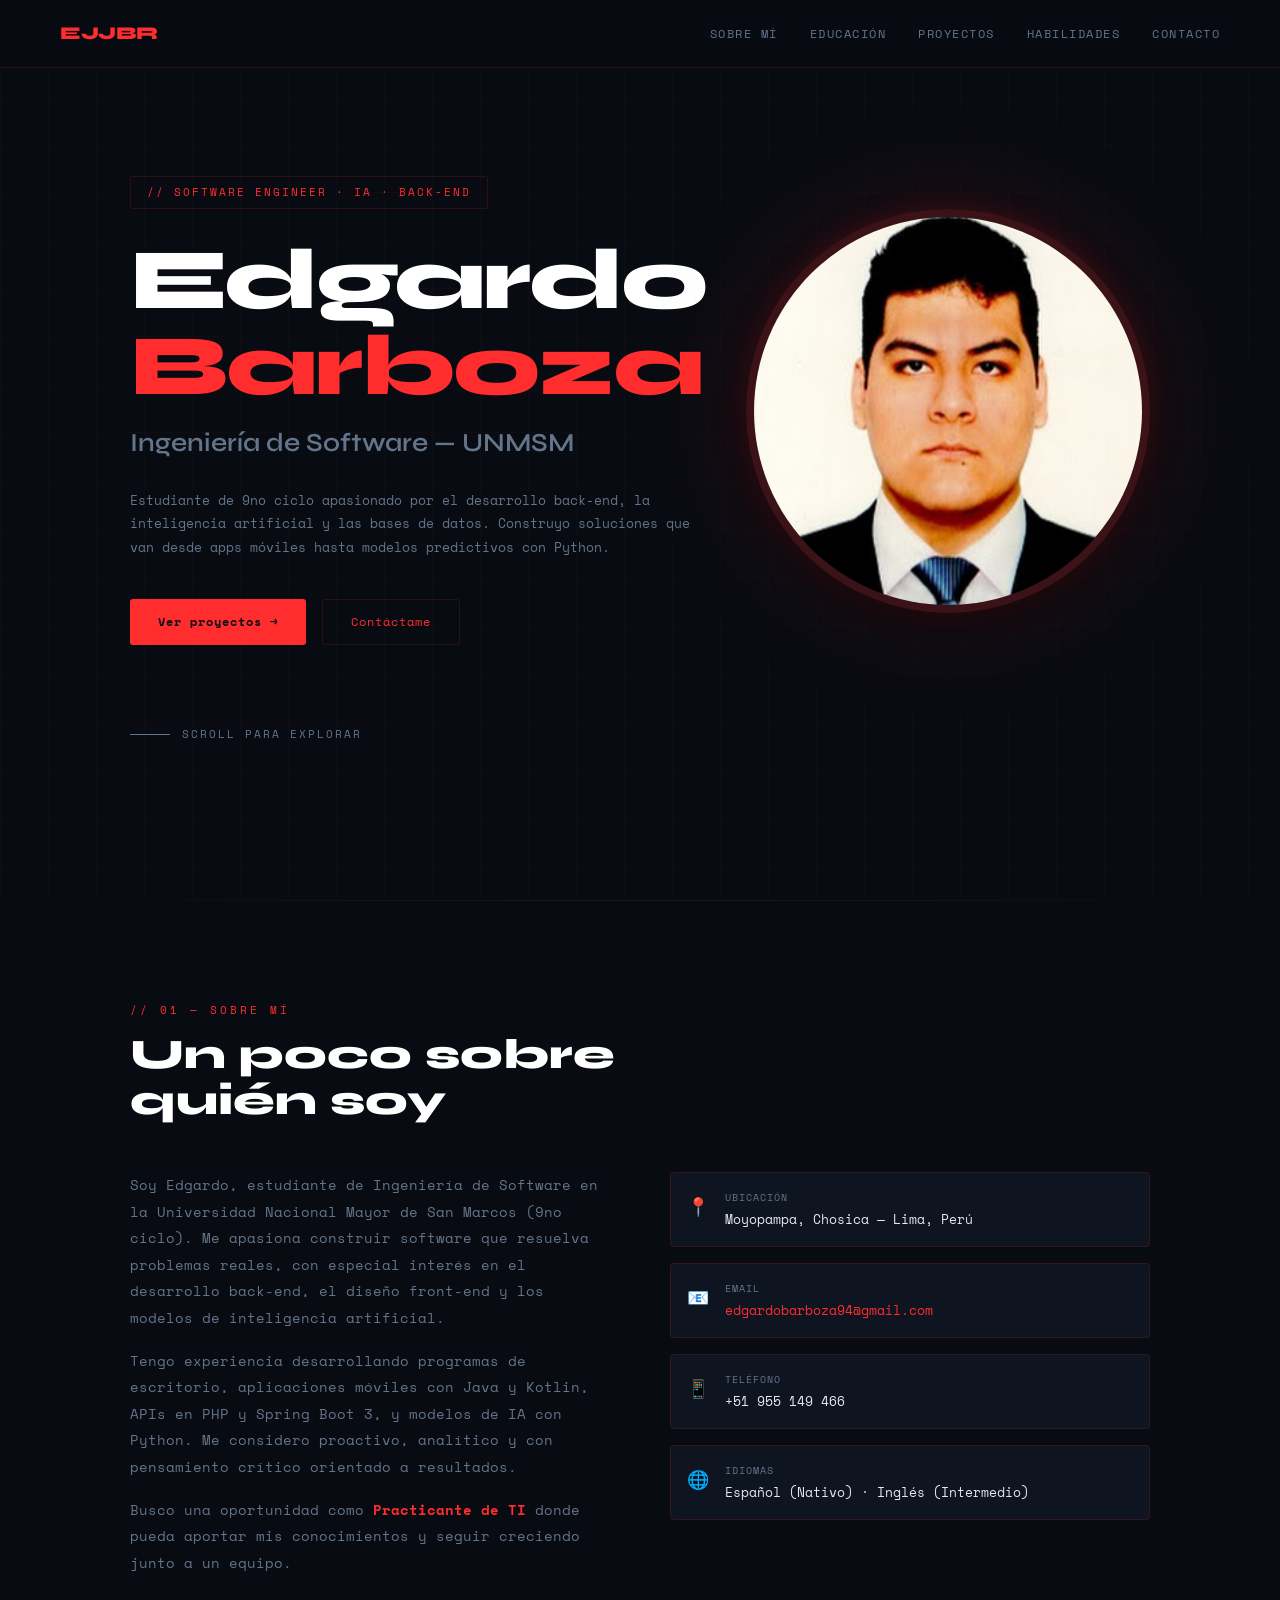
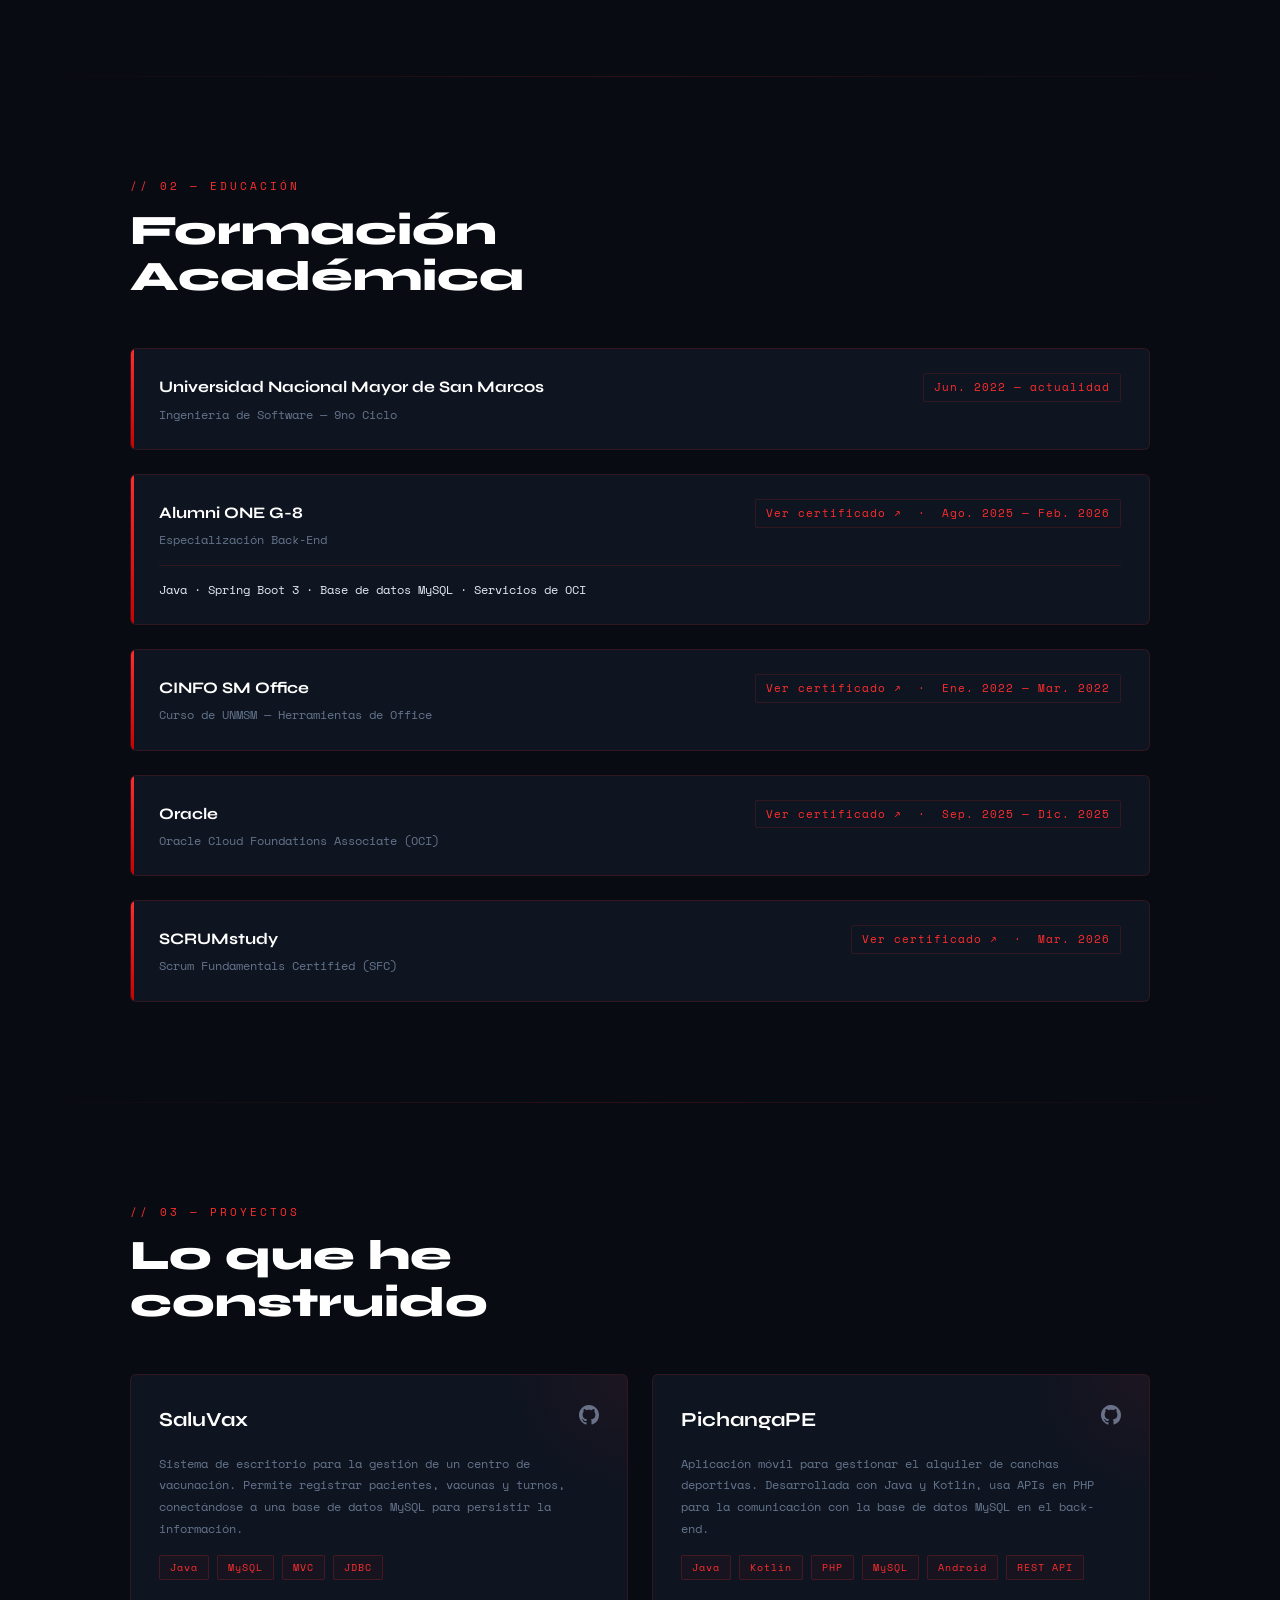
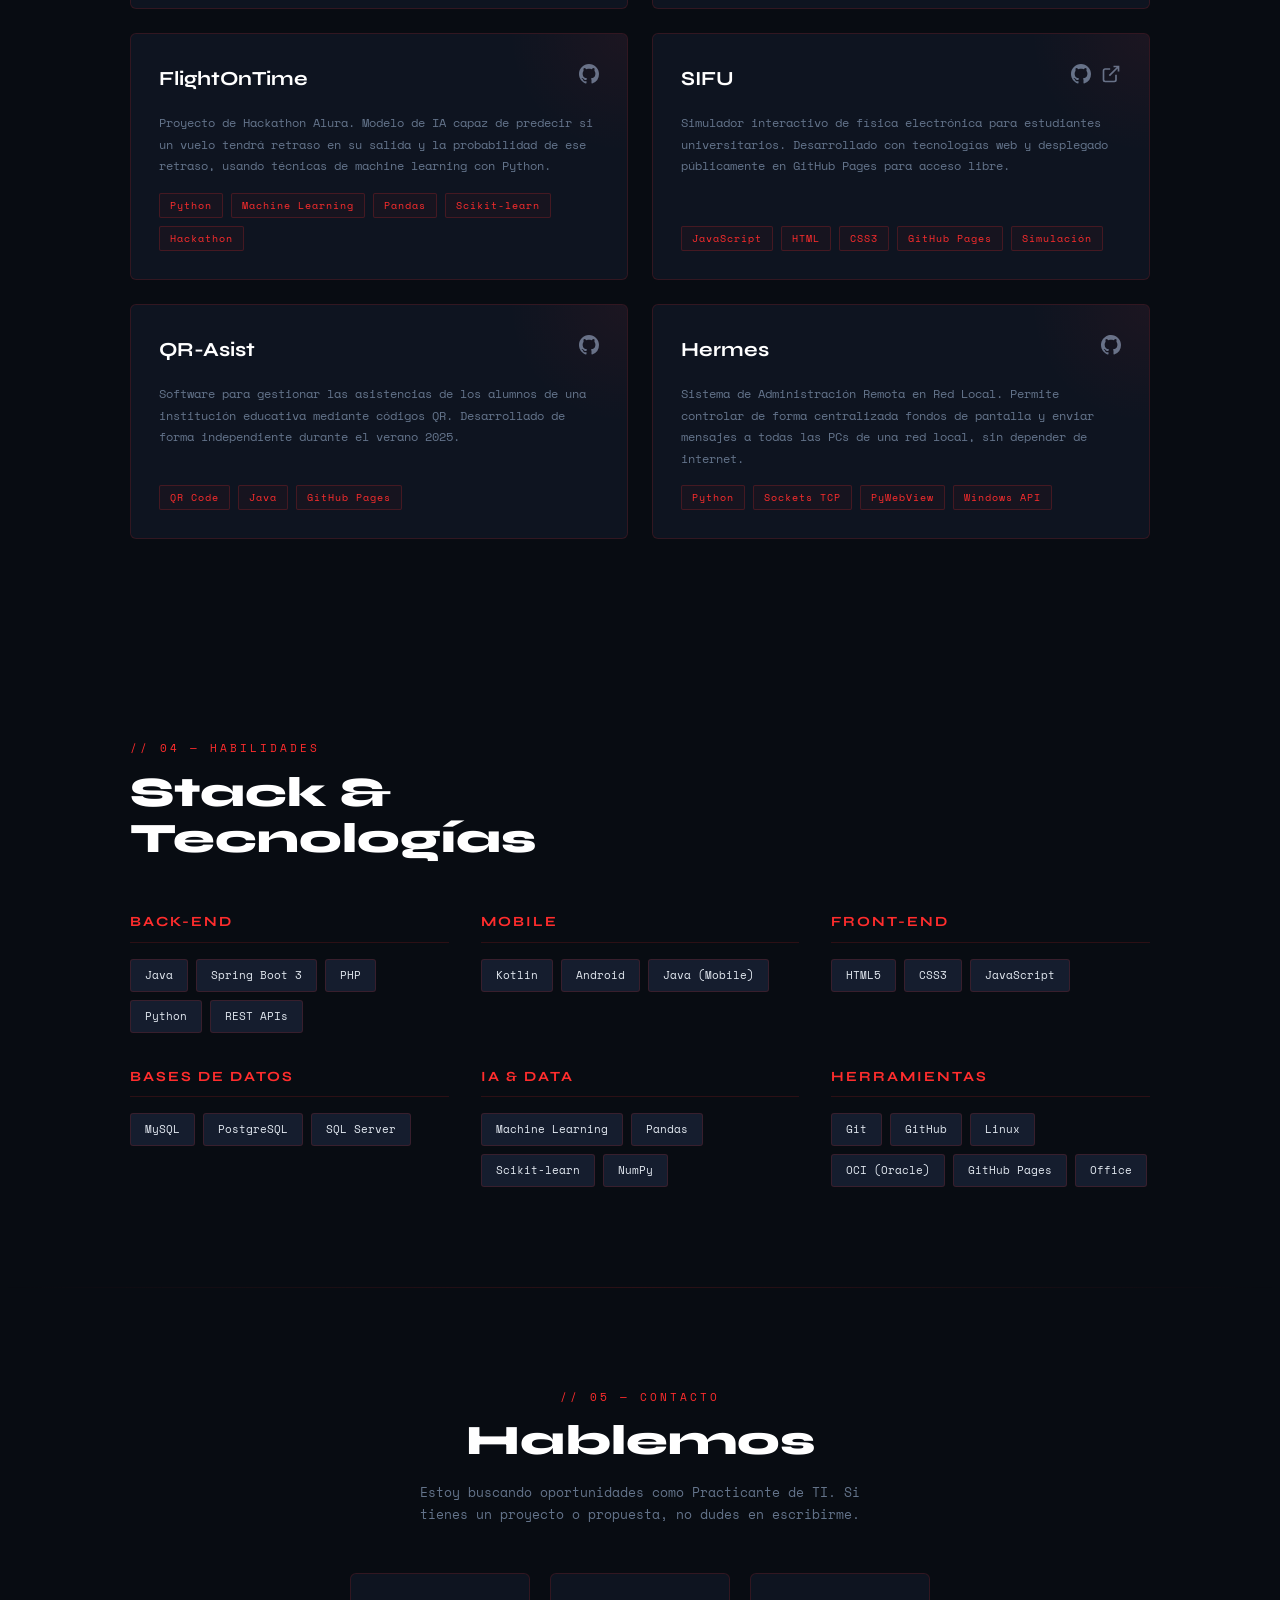
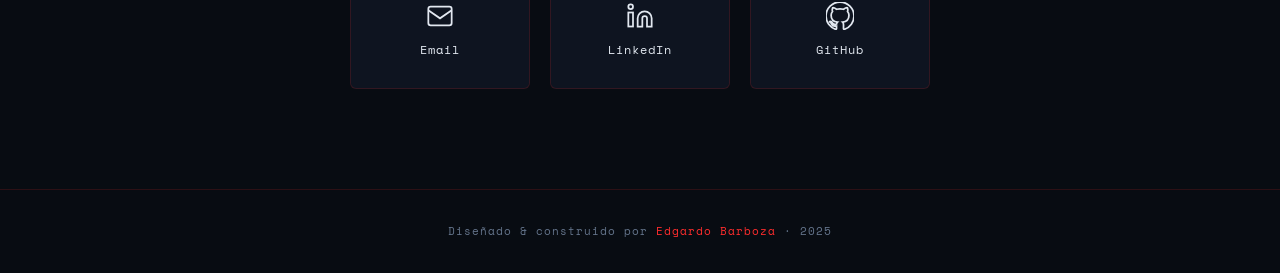
<file: index.html>
<!DOCTYPE html>
<html lang="es">

<head>
    <meta charset="UTF-8" />
    <meta name="viewport" content="width=device-width, initial-scale=1.0" />
    <title>Edgardo Barboza | Software Engineer</title>
    <link
        href="https://fonts.googleapis.com/css2?family=Syne:wght@400;600;700;800&family=Space+Mono:ital,wght@0,400;0,700;1,400&display=swap"
        rel="stylesheet" />
    <link rel="stylesheet" href="./css/style.css" />
</head>

<body>

    <!-- NAV -->
    <nav>
        <div class="nav-logo">EJJBR</div>
        <ul class="nav-links">
            <li><a href="#about">Sobre mí</a></li>
            <li><a href="#education">Educación</a></li>
            <li><a href="#projects">Proyectos</a></li>
            <li><a href="#skills">Habilidades</a></li>
            <li><a href="#contact">Contacto</a></li>
        </ul>
    </nav>

    <!-- HERO -->
    <section id="hero">
        <div class="hero-container">
            <div class="hero-content">
                <div class="hero-tag reveal">// Software Engineer · IA · Back-End</div>
                <h1 class="hero-name reveal">Edgardo<br /><span>Barboza</span></h1>
                <p class="hero-sub reveal">Ingeniería de Software — UNMSM</p>
                <p class="hero-desc reveal">
                    Estudiante de 9no ciclo apasionado por el desarrollo back-end, la inteligencia artificial
                    y las bases de datos. Construyo soluciones que van desde apps móviles hasta modelos predictivos con
                    Python.
                </p>
                <div class="hero-btns reveal">
                    <a href="#projects" class="btn btn-primary">Ver proyectos →</a>
                    <a href="#contact" class="btn btn-outline">Contáctame</a>
                </div>
            </div>

            <div class="hero-image reveal">
                <div class="hero-glow"></div>
                <img src="./img/foto_carnet.jpg" alt="Edgardo Barboza" />
            </div>
        </div>
        <div class="hero-scroll reveal">Scroll para explorar</div>
    </section>

    <div class="divider"></div>

    <!-- ABOUT -->
    <section id="about">
        <p class="section-label reveal">// 01 — sobre mí</p>
        <h2 class="reveal">Un poco sobre<br />quién soy</h2>
        <div class="about-grid">
            <div class="about-text reveal">
                <p>
                    Soy Edgardo, estudiante de Ingeniería de Software en la Universidad Nacional Mayor de San Marcos
                    (9no ciclo). Me apasiona construir software que resuelva problemas reales, con especial interés
                    en el desarrollo back-end, el diseño front-end y los modelos de inteligencia artificial.
                </p>
                <p>
                    Tengo experiencia desarrollando programas de escritorio, aplicaciones móviles con Java y Kotlin,
                    APIs en PHP y Spring Boot 3, y modelos de IA con Python. Me considero proactivo, analítico y con
                    pensamiento crítico orientado a resultados.
                </p>
                <p>
                    Busco una oportunidad como <strong style="color:var(--accent)">Practicante de TI</strong> donde
                    pueda aportar mis conocimientos y seguir creciendo junto a un equipo.
                </p>
            </div>
            <div class="about-info reveal">
                <div class="info-row">
                    <div class="info-icon">📍</div>
                    <div>
                        <div class="info-label">Ubicación</div>
                        <div class="info-val">Moyopampa, Chosica — Lima, Perú</div>
                    </div>
                </div>
                <div class="info-row">
                    <div class="info-icon">📧</div>
                    <div>
                        <div class="info-label">Email</div>
                        <div class="info-val"><a href="mailto:edgardobarboza94@gmail.com">edgardobarboza94@gmail.com</a>
                        </div>
                    </div>
                </div>
                <div class="info-row">
                    <div class="info-icon">📱</div>
                    <div>
                        <div class="info-label">Teléfono</div>
                        <div class="info-val">+51 955 149 466</div>
                    </div>
                </div>
                <div class="info-row">
                    <div class="info-icon">🌐</div>
                    <div>
                        <div class="info-label">Idiomas</div>
                        <div class="info-val">Español (Nativo) · Inglés (Intermedio)</div>
                    </div>
                </div>
            </div>
        </div>
    </section>

    <div class="divider"></div>

    <!-- EDUCATION -->
    <section id="education">
        <p class="section-label reveal">// 02 — educación</p>
        <h2 class="reveal">Formación<br />Académica</h2>
        <div class="edu-timeline">

            <div class="edu-card reveal">
                <div class="edu-header">
                    <div>
                        <div class="edu-institution">Universidad Nacional Mayor de San Marcos</div>
                        <div class="edu-degree">Ingeniería de Software — 9no Ciclo</div>
                    </div>
                    <div class="edu-date">Jun. 2022 — actualidad</div>
                </div>
            </div>

            <div class="edu-card reveal">
                <div class="edu-header">
                    <div>
                        <div class="edu-institution">Alumni ONE G-8</div>
                        <div class="edu-degree">Especialización Back-End</div>
                    </div>
                    <div class="edu-date">
                        <a href="https://app.aluracursos.com/program/certificate/cb3af11b-5fda-44ac-84da-29598ec029c5?lang"
                            target="_blank" style="color: var(--accent); text-decoration: none;">Ver certificado ↗</a>
                        &nbsp;·&nbsp; Ago. 2025 — Feb. 2026
                    </div>
                </div>
                <div class="edu-sub">
                    <div class="edu-sub-item">
                        <span class="edu-sub-name">Java · Spring Boot 3 · Base de datos MySQL · Servicios de OCI</span>
                    </div>
                </div>
            </div>

            <div class="edu-card reveal">
                <div class="edu-header">
                    <div>
                        <div class="edu-institution">CINFO SM Office</div>
                        <div class="edu-degree">Curso de UNMSM — Herramientas de Office</div>
                    </div>
                    <div class="edu-date">
                        <a href="./docs/certificado-cinfo-unmsm.pdf" target="_blank"
                            style="color: var(--accent); text-decoration: none;">Ver certificado ↗</a>
                        &nbsp;·&nbsp; Ene. 2022 — Mar. 2022
                    </div>
                </div>
            </div>


            <div class="edu-card reveal">
                <div class="edu-header">
                    <div>
                        <div class="edu-institution">Oracle</div>
                        <div class="edu-degree">Oracle Cloud Foundations Associate (OCI)</div>
                    </div>
                    <div class="edu-date">
                        <a href="https://catalog-education.oracle.com/pls/certview/sharebadge?id=939C2B5FC9FC22FFD32F6E5BE15A7FFC29167357116E2D774A89EC521EF66C87"
                            target="_blank" style="color: var(--accent); text-decoration: none;">Ver certificado ↗</a>
                        &nbsp;·&nbsp; Sep. 2025 — Dic. 2025
                    </div>
                </div>
            </div>

            <div class="edu-card reveal">
                <div class="edu-header">
                    <div>
                        <div class="edu-institution">SCRUMstudy</div>
                        <div class="edu-degree">Scrum Fundamentals Certified (SFC)</div>
                    </div>
                    <div class="edu-date">
                        <a href="https://c46e136a583f7e334124-ac22991740ab4ff17e21daf2ed577041.ssl.cf1.rackcdn.com/Certificate/ScrumFundamentalsCertified-EdgardoBarboza-1151357.pdf"
                            target="_blank" style="color: var(--accent); text-decoration: none;">Ver certificado ↗</a>
                        &nbsp;·&nbsp; Mar. 2026
                    </div>
                </div>
            </div>

        </div>
    </section>

    <div class="divider"></div>

    <!-- PROJECTS -->
    <section id="projects">
        <p class="section-label reveal">// 03 — proyectos</p>
        <h2 class="reveal">Lo que he<br />construido</h2>
        <div class="projects-grid">

            <div class="project-card reveal">
                <div class="project-header">
                    <div class="project-name">SaluVax</div>
                    <div class="project-links">
                        <a href="https://github.com/EJJBR/CentroVacunacion.git" target="_blank" class="project-link"
                            title="GitHub">
                            <svg viewBox="0 0 24 24" width="20" height="20" fill="currentColor">
                                <path
                                    d="M12 0C5.37 0 0 5.37 0 12c0 5.31 3.435 9.795 8.205 11.385.6.105.825-.255.825-.57 0-.285-.015-1.23-.015-2.235-3.015.555-3.795-.735-4.035-1.41-.135-.345-.72-1.41-1.23-1.695-.42-.225-1.02-.78-.015-.795.945-.015 1.62.87 1.845 1.23 1.08 1.815 2.805 1.305 3.495.99.105-.78.42-1.305.765-1.605-2.67-.3-5.46-1.335-5.46-5.925 0-1.305.465-2.385 1.23-3.225-.12-.3-.54-1.53.12-3.18 0 0 1.005-.315 3.3 1.23.96-.27 1.98-.405 3-.405s2.04.135 3 .405c2.295-1.56 3.3-1.23 3.3-1.23.66 1.65.24 2.88.12 3.18.765.84 1.23 1.905 1.23 3.225 0 4.605-2.805 5.625-5.475 5.925.435.375.81 1.095.81 2.22 0 1.605-.015 2.895-.015 3.3 0 .315.225.69.825.57A12.02 12.02 0 0 0 24 12c0-6.63-5.37-12-12-12z" />
                            </svg>
                        </a>
                    </div>
                </div>
                <p class="project-desc">
                    Sistema de escritorio para la gestión de un centro de vacunación. Permite registrar pacientes,
                    vacunas y turnos, conectándose a una base de datos MySQL para persistir la información.
                </p>
                <div class="project-tags">
                    <span class="tag">Java</span>
                    <span class="tag">MySQL</span>
                    <span class="tag">MVC</span>
                    <span class="tag">JDBC</span>
                </div>
            </div>

            <div class="project-card reveal">
                <div class="project-header">
                    <div class="project-name">PichangaPE</div>
                    <div class="project-links">
                        <a href="https://github.com/EJJBR/PichangaPE.git" target="_blank" class="project-link"
                            title="GitHub">
                            <svg viewBox="0 0 24 24" width="20" height="20" fill="currentColor">
                                <path
                                    d="M12 0C5.37 0 0 5.37 0 12c0 5.31 3.435 9.795 8.205 11.385.6.105.825-.255.825-.57 0-.285-.015-1.23-.015-2.235-3.015.555-3.795-.735-4.035-1.41-.135-.345-.72-1.41-1.23-1.695-.42-.225-1.02-.78-.015-.795.945-.015 1.62.87 1.845 1.23 1.08 1.815 2.805 1.305 3.495.99.105-.78.42-1.305.765-1.605-2.67-.3-5.46-1.335-5.46-5.925 0-1.305.465-2.385 1.23-3.225-.12-.3-.54-1.53.12-3.18 0 0 1.005-.315 3.3 1.23.96-.27 1.98-.405 3-.405s2.04.135 3 .405c2.295-1.56 3.3-1.23 3.3-1.23.66 1.65.24 2.88.12 3.18.765.84 1.23 1.905 1.23 3.225 0 4.605-2.805 5.625-5.475 5.925.435.375.81 1.095.81 2.22 0 1.605-.015 2.895-.015 3.3 0 .315.225.69.825.57A12.02 12.02 0 0 0 24 12c0-6.63-5.37-12-12-12z" />
                            </svg>
                        </a>
                    </div>
                </div>
                <p class="project-desc">
                    Aplicación móvil para gestionar el alquiler de canchas deportivas. Desarrollada con Java y Kotlin,
                    usa APIs en PHP para la comunicación con la base de datos MySQL en el back-end.
                </p>
                <div class="project-tags">
                    <span class="tag">Java</span>
                    <span class="tag">Kotlin</span>
                    <span class="tag">PHP</span>
                    <span class="tag">MySQL</span>
                    <span class="tag">Android</span>
                    <span class="tag">REST API</span>
                </div>
            </div>

            <div class="project-card reveal">
                <div class="project-header">
                    <div class="project-name">FlightOnTime</div>
                    <div class="project-links">
                        <a href="https://github.com/prilm/flight-on-time.git" target="_blank" class="project-link"
                            title="GitHub">
                            <svg viewBox="0 0 24 24" width="20" height="20" fill="currentColor">
                                <path
                                    d="M12 0C5.37 0 0 5.37 0 12c0 5.31 3.435 9.795 8.205 11.385.6.105.825-.255.825-.57 0-.285-.015-1.23-.015-2.235-3.015.555-3.795-.735-4.035-1.41-.135-.345-.72-1.41-1.23-1.695-.42-.225-1.02-.78-.015-.795.945-.015 1.62.87 1.845 1.23 1.08 1.815 2.805 1.305 3.495.99.105-.78.42-1.305.765-1.605-2.67-.3-5.46-1.335-5.46-5.925 0-1.305.465-2.385 1.23-3.225-.12-.3-.54-1.53.12-3.18 0 0 1.005-.315 3.3 1.23.96-.27 1.98-.405 3-.405s2.04.135 3 .405c2.295-1.56 3.3-1.23 3.3-1.23.66 1.65.24 2.88.12 3.18.765.84 1.23 1.905 1.23 3.225 0 4.605-2.805 5.625-5.475 5.925.435.375.81 1.095.81 2.22 0 1.605-.015 2.895-.015 3.3 0 .315.225.69.825.57A12.02 12.02 0 0 0 24 12c0-6.63-5.37-12-12-12z" />
                            </svg>
                        </a>
                    </div>
                </div>
                <p class="project-desc">
                    Proyecto de Hackathon Alura. Modelo de IA capaz de predecir si un vuelo tendrá retraso en su salida
                    y la probabilidad de ese retraso, usando técnicas de machine learning con Python.
                </p>
                <div class="project-tags">
                    <span class="tag">Python</span>
                    <span class="tag">Machine Learning</span>
                    <span class="tag">Pandas</span>
                    <span class="tag">Scikit-learn</span>
                    <span class="tag">Hackathon</span>
                </div>
            </div>

            <div class="project-card reveal">
                <div class="project-header">
                    <div class="project-name">SIFU</div>
                    <div class="project-links">
                        <a href="https://github.com/EJJBR/Sifu.git" target="_blank" class="project-link" title="GitHub">
                            <svg viewBox="0 0 24 24" width="20" height="20" fill="currentColor">
                                <path
                                    d="M12 0C5.37 0 0 5.37 0 12c0 5.31 3.435 9.795 8.205 11.385.6.105.825-.255.825-.57 0-.285-.015-1.23-.015-2.235-3.015.555-3.795-.735-4.035-1.41-.135-.345-.72-1.41-1.23-1.695-.42-.225-1.02-.78-.015-.795.945-.015 1.62.87 1.845 1.23 1.08 1.815 2.805 1.305 3.495.99.105-.78.42-1.305.765-1.605-2.67-.3-5.46-1.335-5.46-5.925 0-1.305.465-2.385 1.23-3.225-.12-.3-.54-1.53.12-3.18 0 0 1.005-.315 3.3 1.23.96-.27 1.98-.405 3-.405s2.04.135 3 .405c2.295-1.56 3.3-1.23 3.3-1.23.66 1.65.24 2.88.12 3.18.765.84 1.23 1.905 1.23 3.225 0 4.605-2.805 5.625-5.475 5.925.435.375.81 1.095.81 2.22 0 1.605-.015 2.895-.015 3.3 0 .315.225.69.825.57A12.02 12.02 0 0 0 24 12c0-6.63-5.37-12-12-12z" />
                            </svg>
                        </a>
                        <a href="https://ejjbr.github.io/Sifu/index.html" target="_blank" class="project-link"
                            title="Demo">
                            <svg viewBox="0 0 24 24" width="20" height="20" fill="none" stroke="currentColor"
                                stroke-width="2">
                                <path d="M18 13v6a2 2 0 01-2 2H5a2 2 0 01-2-2V8a2 2 0 012-2h6M15 3h6v6M10 14L21 3" />
                            </svg>
                        </a>
                    </div>
                </div>
                <p class="project-desc">
                    Simulador interactivo de física electrónica para estudiantes universitarios. Desarrollado con
                    tecnologías web y desplegado públicamente en GitHub Pages para acceso libre.
                </p>
                <div class="project-tags">
                    <span class="tag">JavaScript</span>
                    <span class="tag">HTML</span>
                    <span class="tag">CSS3</span>
                    <span class="tag">GitHub Pages</span>
                    <span class="tag">Simulación</span>
                </div>
            </div>

            <div class="project-card reveal">
                <div class="project-header">
                    <div class="project-name">QR-Asist</div>
                    <div class="project-links">
                        <a href="https://github.com/EJJBR/QR-Asist.git" target="_blank" class="project-link"
                            title="GitHub">
                            <svg viewBox="0 0 24 24" width="20" height="20" fill="currentColor">
                                <path
                                    d="M12 0C5.37 0 0 5.37 0 12c0 5.31 3.435 9.795 8.205 11.385.6.105.825-.255.825-.57 0-.285-.015-1.23-.015-2.235-3.015.555-3.795-.735-4.035-1.41-.135-.345-.72-1.41-1.23-1.695-.42-.225-1.02-.78-.015-.795.945-.015 1.62.87 1.845 1.23 1.08 1.815 2.805 1.305 3.495.99.105-.78.42-1.305.765-1.605-2.67-.3-5.46-1.335-5.46-5.925 0-1.305.465-2.385 1.23-3.225-.12-.3-.54-1.53.12-3.18 0 0 1.005-.315 3.3 1.23.96-.27 1.98-.405 3-.405s2.04.135 3 .405c2.295-1.56 3.3-1.23 3.3-1.23.66 1.65.24 2.88.12 3.18.765.84 1.23 1.905 1.23 3.225 0 4.605-2.805 5.625-5.475 5.925.435.375.81 1.095.81 2.22 0 1.605-.015 2.895-.015 3.3 0 .315.225.69.825.57A12.02 12.02 0 0 0 24 12c0-6.63-5.37-12-12-12z" />
                            </svg>
                        </a>
                    </div>
                </div>
                <p class="project-desc">
                    Software para gestionar las asistencias de los alumnos de una institución educativa mediante
                    códigos QR. Desarrollado de forma independiente durante el verano 2025.
                </p>
                <div class="project-tags">
                    <span class="tag">QR Code</span>
                    <span class="tag">Java</span>
                    <span class="tag">GitHub Pages</span>
                </div>
            </div>

            <div class="project-card reveal">
                <div class="project-header">
                    <div class="project-name">Hermes</div>
                    <div class="project-links">
                        <a href="https://github.com/Danielra62/HERMES.git" target="_blank" class="project-link"
                            title="GitHub">
                            <svg viewBox="0 0 24 24" width="20" height="20" fill="currentColor">
                                <path
                                    d="M12 0C5.37 0 0 5.37 0 12c0 5.31 3.435 9.795 8.205 11.385.6.105.825-.255.825-.57 0-.285-.015-1.23-.015-2.235-3.015.555-3.795-.735-4.035-1.41-.135-.345-.72-1.41-1.23-1.695-.42-.225-1.02-.78-.015-.795.945-.015 1.62.87 1.845 1.23 1.08 1.815 2.805 1.305 3.495.99.105-.78.42-1.305.765-1.605-2.67-.3-5.46-1.335-5.46-5.925 0-1.305.465-2.385 1.23-3.225-.12-.3-.54-1.53.12-3.18 0 0 1.005-.315 3.3 1.23.96-.27 1.98-.405 3-.405s2.04.135 3 .405c2.295-1.56 3.3-1.23 3.3-1.23.66 1.65.24 2.88.12 3.18.765.84 1.23 1.905 1.23 3.225 0 4.605-2.805 5.625-5.475 5.925.435.375.81 1.095.81 2.22 0 1.605-.015 2.895-.015 3.3 0 .315.225.69.825.57A12.02 12.02 0 0 0 24 12c0-6.63-5.37-12-12-12z" />
                            </svg>
                        </a>
                    </div>
                </div>
                <p class="project-desc">
                    Sistema de Administración Remota en Red Local. Permite controlar de forma centralizada fondos de pantalla y enviar mensajes a todas las PCs de una red local, sin depender de internet.
                </p>
                <div class="project-tags">
                    <span class="tag">Python</span>
                    <span class="tag">Sockets TCP</span>
                    <span class="tag">PyWebView</span>
                    <span class="tag">Windows API</span>
                </div>
            </div>

        </div>
    </section>
    <section id="skills">
        <p class="section-label reveal">// 04 — habilidades</p>
        <h2 class="reveal">Stack &<br />Tecnologías</h2>
        <div class="skills-container">

            <div class="skill-group reveal">
                <h3>Back-End</h3>
                <div class="skill-chips">
                    <span class="chip">Java</span>
                    <span class="chip">Spring Boot 3</span>
                    <span class="chip">PHP</span>
                    <span class="chip">Python</span>
                    <span class="chip">REST APIs</span>
                </div>
            </div>

            <div class="skill-group reveal">
                <h3>Mobile</h3>
                <div class="skill-chips">
                    <span class="chip">Kotlin</span>
                    <span class="chip">Android</span>
                    <span class="chip">Java (Mobile)</span>
                </div>
            </div>

            <div class="skill-group reveal">
                <h3>Front-End</h3>
                <div class="skill-chips">
                    <span class="chip">HTML5</span>
                    <span class="chip">CSS3</span>
                    <span class="chip">JavaScript</span>
                </div>
            </div>

            <div class="skill-group reveal">
                <h3>Bases de datos</h3>
                <div class="skill-chips">
                    <span class="chip">MySQL</span>
                    <span class="chip">PostgreSQL</span>
                    <span class="chip">SQL Server</span>
                </div>
            </div>

            <div class="skill-group reveal">
                <h3>IA & Data</h3>
                <div class="skill-chips">
                    <span class="chip">Machine Learning</span>
                    <span class="chip">Pandas</span>
                    <span class="chip">Scikit-learn</span>
                    <span class="chip">NumPy</span>
                </div>
            </div>

            <div class="skill-group reveal">
                <h3>Herramientas</h3>
                <div class="skill-chips">
                    <span class="chip">Git</span>
                    <span class="chip">GitHub</span>
                    <span class="chip">Linux</span>
                    <span class="chip">OCI (Oracle)</span>
                    <span class="chip">GitHub Pages</span>
                    <span class="chip">Office</span>
                </div>
            </div>

        </div>
    </section>

    <div class="divider"></div>

    <!-- CONTACT -->
    <section id="contact">
        <p class="section-label reveal">// 05 — contacto</p>
        <h2 class="reveal">Hablemos</h2>
        <p class="contact-sub reveal">
            Estoy buscando oportunidades como Practicante de TI. Si tienes un proyecto o propuesta, no dudes en
            escribirme.
        </p>
        <div class="contact-cards">

            <a href="mailto:edgardobarboza94@gmail.com" class="contact-card reveal">
                <svg viewBox="0 0 24 24">
                    <rect x="2" y="4" width="20" height="16" rx="2" />
                    <path d="m2 7 10 7 10-7" />
                </svg>
                <span>Email</span>
            </a>

            <a href="https://www.linkedin.com/in/edgardo-barboza-53b0b437b/" target="_blank"
                class="contact-card reveal">
                <svg viewBox="0 0 24 24">
                    <path d="M16 8a6 6 0 0 1 6 6v7h-4v-7a2 2 0 0 0-2-2 2 2 0 0 0-2 2v7h-4v-7a6 6 0 0 1 6-6z" />
                    <rect x="2" y="9" width="4" height="12" />
                    <circle cx="4" cy="4" r="2" />
                </svg>
                <span>LinkedIn</span>
            </a>

            <a href="https://github.com/EJJBR" target="_blank" class="contact-card reveal">
                <svg viewBox="0 0 24 24" fill="currentColor" stroke="none">
                    <path
                        d="M12 0C5.37 0 0 5.37 0 12c0 5.31 3.435 9.795 8.205 11.385.6.105.825-.255.825-.57 0-.285-.015-1.23-.015-2.235-3.015.555-3.795-.735-4.035-1.41-.135-.345-.72-1.41-1.23-1.695-.42-.225-1.02-.78-.015-.795.945-.015 1.62.87 1.845 1.23 1.08 1.815 2.805 1.305 3.495.99.105-.78.42-1.305.765-1.605-2.67-.3-5.46-1.335-5.46-5.925 0-1.305.465-2.385 1.23-3.225-.12-.3-.54-1.53.12-3.18 0 0 1.005-.315 3.3 1.23.96-.27 1.98-.405 3-.405s2.04.135 3 .405c2.295-1.56 3.3-1.23 3.3-1.23.66 1.65.24 2.88.12 3.18.765.84 1.23 1.905 1.23 3.225 0 4.605-2.805 5.625-5.475 5.925.435.375.81 1.095.81 2.22 0 1.605-.015 2.895-.015 3.3 0 .315.225.69.825.57A12.02 12.02 0 0 0 24 12c0-6.63-5.37-12-12-12z" />
                </svg>
                <span>GitHub</span>
            </a>

        </div>
    </section>

    <!-- FOOTER -->
    <footer>
        Diseñado & construido por <span>Edgardo Barboza</span> · 2025
    </footer>


    <script src="./js/main.js"></script>
</body>

</html>
</file>
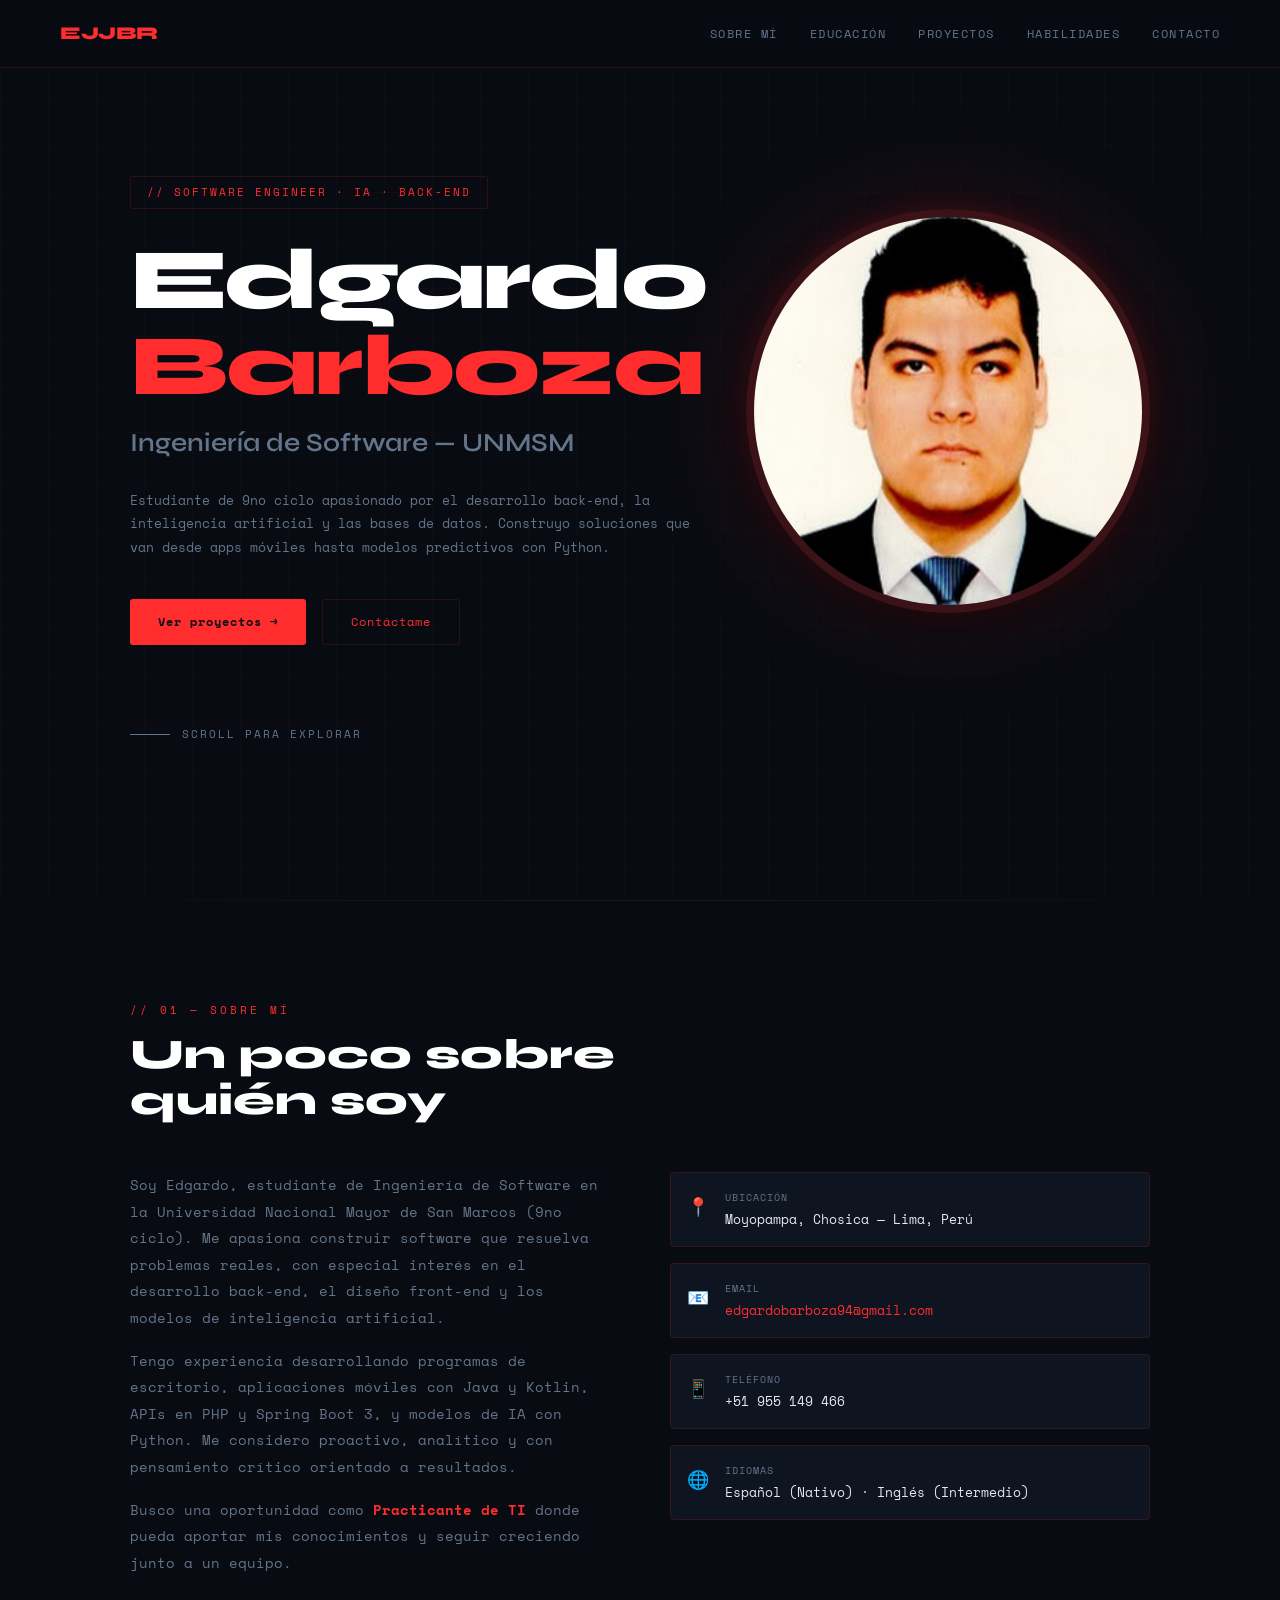
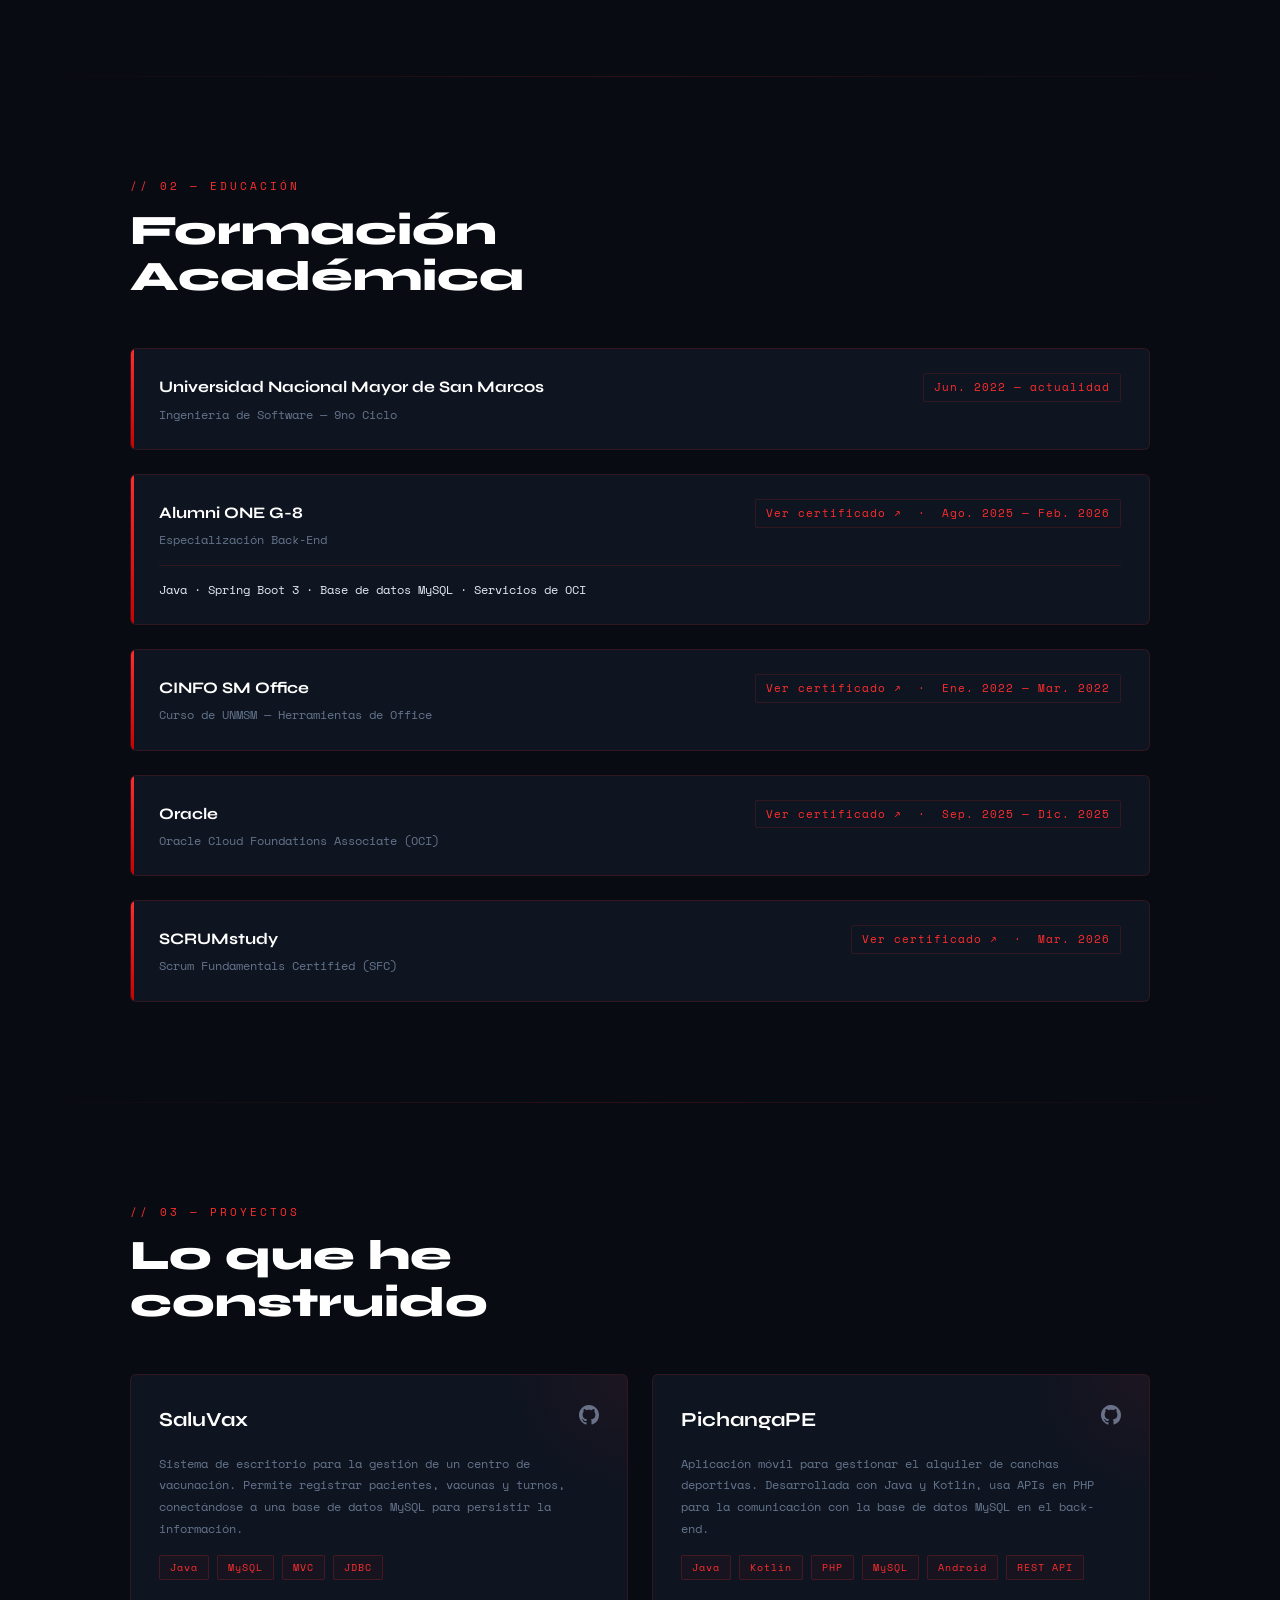
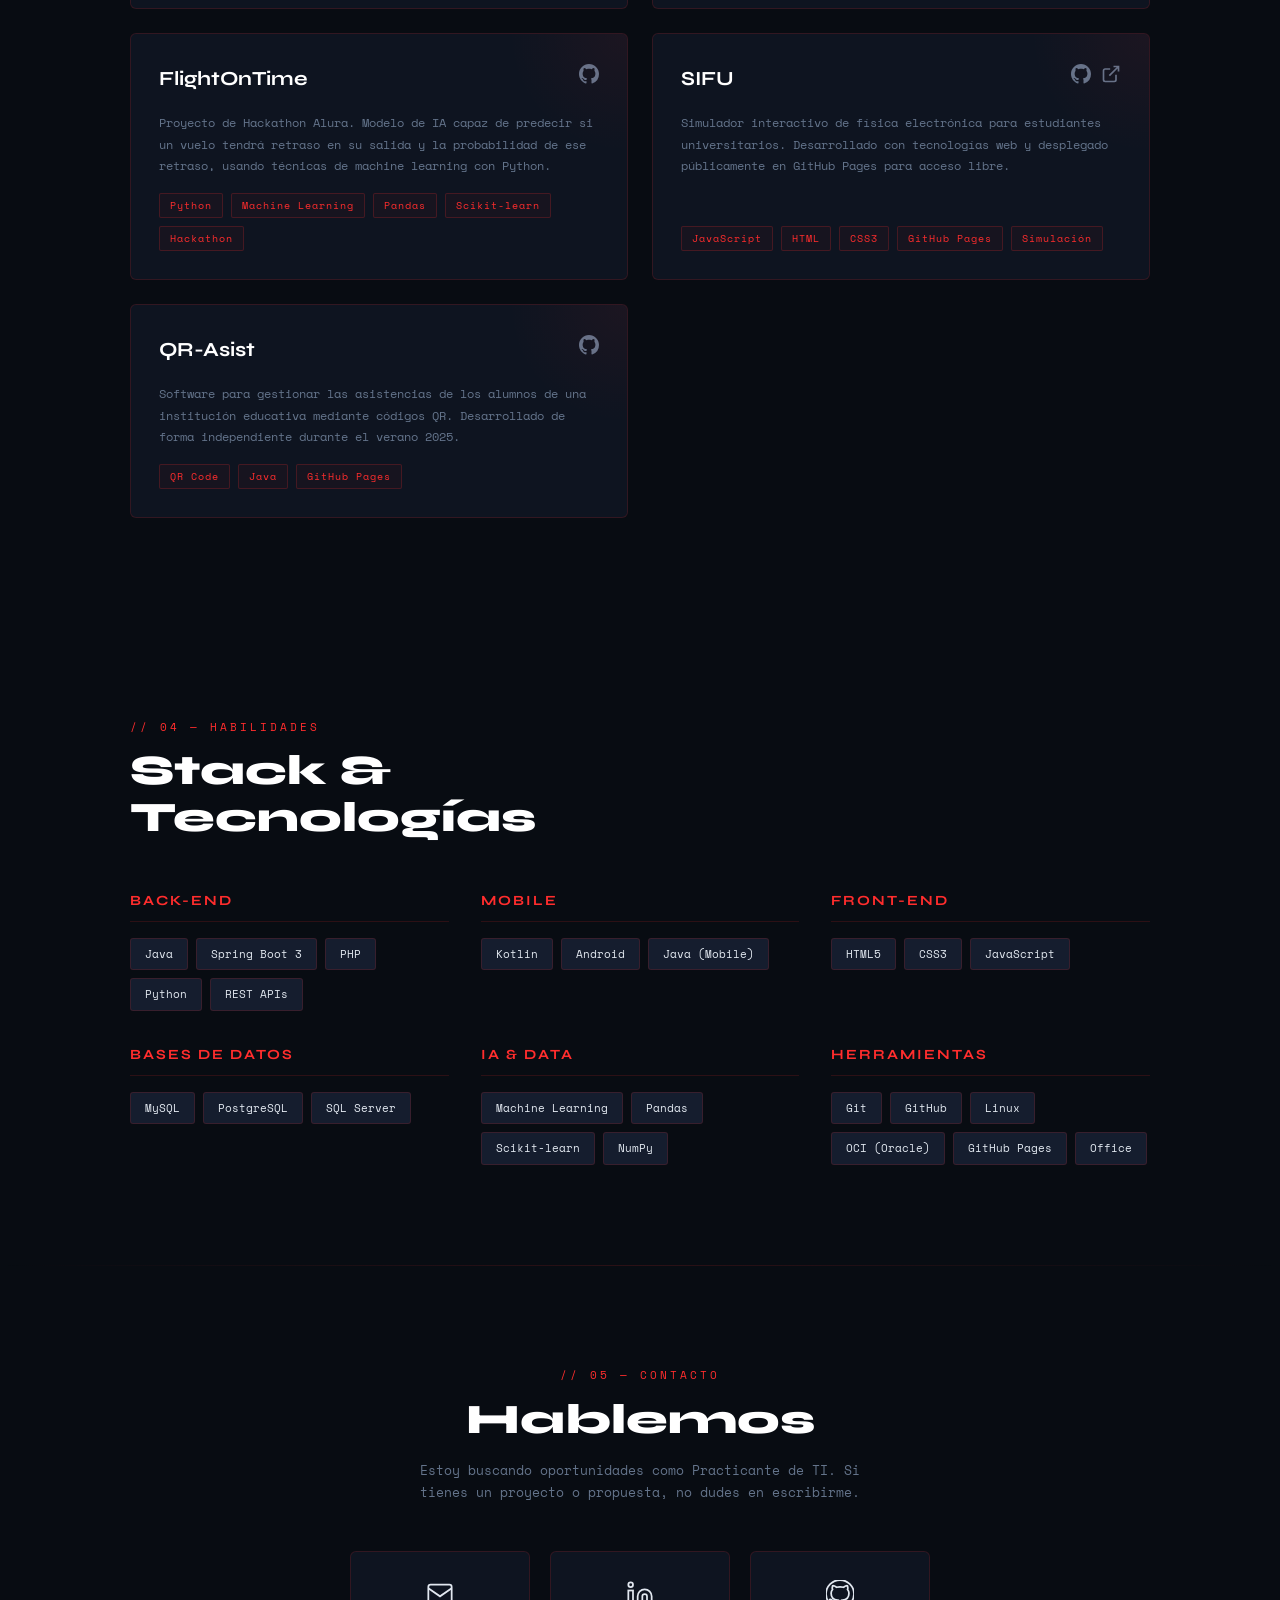
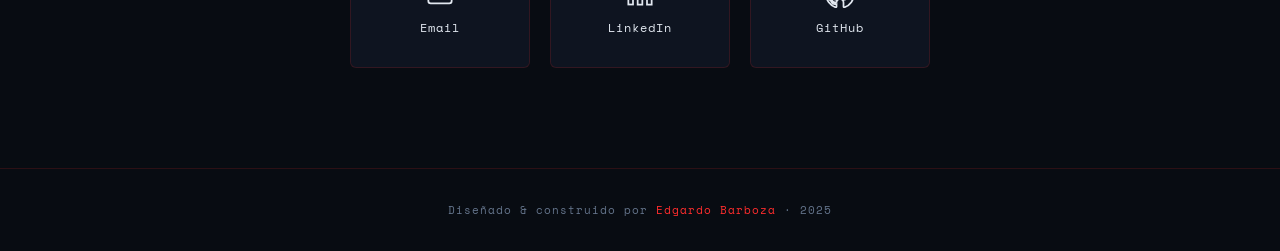
<file: html/index.htm>
<!DOCTYPE html>
<html lang="es">

<head>
    <meta charset="UTF-8" />
    <meta name="viewport" content="width=device-width, initial-scale=1.0" />
    <title>Edgardo Barboza | Software Engineer</title>
    <link
        href="https://fonts.googleapis.com/css2?family=Syne:wght@400;600;700;800&family=Space+Mono:ital,wght@0,400;0,700;1,400&display=swap"
        rel="stylesheet" />
    <link rel="stylesheet" href="../css/style.css" />
</head>

<body>

    <!-- NAV -->
    <nav>
        <div class="nav-logo">EJJBR</div>
        <ul class="nav-links">
            <li><a href="#about">Sobre mí</a></li>
            <li><a href="#education">Educación</a></li>
            <li><a href="#projects">Proyectos</a></li>
            <li><a href="#skills">Habilidades</a></li>
            <li><a href="#contact">Contacto</a></li>
        </ul>
    </nav>

    <!-- HERO -->
    <section id="hero">
        <div class="hero-container">
            <div class="hero-content">
                <div class="hero-tag reveal">// Software Engineer · IA · Back-End</div>
                <h1 class="hero-name reveal">Edgardo<br /><span>Barboza</span></h1>
                <p class="hero-sub reveal">Ingeniería de Software — UNMSM</p>
                <p class="hero-desc reveal">
                    Estudiante de 9no ciclo apasionado por el desarrollo back-end, la inteligencia artificial
                    y las bases de datos. Construyo soluciones que van desde apps móviles hasta modelos predictivos con Python.
                </p>
                <div class="hero-btns reveal">
                    <a href="#projects" class="btn btn-primary">Ver proyectos →</a>
                    <a href="#contact" class="btn btn-outline">Contáctame</a>
                </div>
            </div>
            
            <div class="hero-image reveal">
                <div class="hero-glow"></div>
                <img src="../img/foto_carnet.jpg" alt="Edgardo Barboza" />
            </div>
        </div>
        <div class="hero-scroll reveal">Scroll para explorar</div>
    </section>

    <div class="divider"></div>

    <!-- ABOUT -->
    <section id="about">
        <p class="section-label reveal">// 01 — sobre mí</p>
        <h2 class="reveal">Un poco sobre<br />quién soy</h2>
        <div class="about-grid">
            <div class="about-text reveal">
                <p>
                    Soy Edgardo, estudiante de Ingeniería de Software en la Universidad Nacional Mayor de San Marcos
                    (9no ciclo). Me apasiona construir software que resuelva problemas reales, con especial interés
                    en el desarrollo back-end, el diseño front-end y los modelos de inteligencia artificial.
                </p>
                <p>
                    Tengo experiencia desarrollando programas de escritorio, aplicaciones móviles con Java y Kotlin,
                    APIs en PHP y Spring Boot 3, y modelos de IA con Python. Me considero proactivo, analítico y con
                    pensamiento crítico orientado a resultados.
                </p>
                <p>
                    Busco una oportunidad como <strong style="color:var(--accent)">Practicante de TI</strong> donde
                    pueda aportar mis conocimientos y seguir creciendo junto a un equipo.
                </p>
            </div>
            <div class="about-info reveal">
                <div class="info-row">
                    <div class="info-icon">📍</div>
                    <div>
                        <div class="info-label">Ubicación</div>
                        <div class="info-val">Moyopampa, Chosica — Lima, Perú</div>
                    </div>
                </div>
                <div class="info-row">
                    <div class="info-icon">📧</div>
                    <div>
                        <div class="info-label">Email</div>
                        <div class="info-val"><a href="mailto:edgardobarboza94@gmail.com">edgardobarboza94@gmail.com</a>
                        </div>
                    </div>
                </div>
                <div class="info-row">
                    <div class="info-icon">📱</div>
                    <div>
                        <div class="info-label">Teléfono</div>
                        <div class="info-val">+51 955 149 466</div>
                    </div>
                </div>
                <div class="info-row">
                    <div class="info-icon">🌐</div>
                    <div>
                        <div class="info-label">Idiomas</div>
                        <div class="info-val">Español (Nativo) · Inglés (Intermedio)</div>
                    </div>
                </div>
            </div>
        </div>
    </section>

    <div class="divider"></div>

    <!-- EDUCATION -->
    <section id="education">
        <p class="section-label reveal">// 02 — educación</p>
        <h2 class="reveal">Formación<br />Académica</h2>
        <div class="edu-timeline">

            <div class="edu-card reveal">
                <div class="edu-header">
                    <div>
                        <div class="edu-institution">Universidad Nacional Mayor de San Marcos</div>
                        <div class="edu-degree">Ingeniería de Software — 9no Ciclo</div>
                    </div>
                    <div class="edu-date">Jun. 2022 — actualidad</div>
                </div>
            </div>

            <div class="edu-card reveal">
                <div class="edu-header">
                    <div>
                        <div class="edu-institution">Alumni ONE G-8</div>
                        <div class="edu-degree">Especialización Back-End</div>
                    </div>
                    <div class="edu-date">
                        <a href="https://app.aluracursos.com/user/edgardobarboza94/program/27/certificate"
                            target="_blank" style="color: var(--accent); text-decoration: none;">Ver certificado ↗</a>
                        &nbsp;·&nbsp; Ago. 2025 — Feb. 2026
                    </div>
                </div>
                <div class="edu-sub">
                    <div class="edu-sub-item">
                        <span class="edu-sub-name">Java · Spring Boot 3 · Base de datos MySQL · Servicios de OCI</span>
                    </div>
                </div>
            </div>

            <div class="edu-card reveal">
                <div class="edu-header">
                    <div>
                        <div class="edu-institution">CINFO SM Office</div>
                        <div class="edu-degree">Curso de UNMSM — Herramientas de Office</div>
                    </div>
                    <div class="edu-date">
                        <a href="../docs/certificado-cinfo-unmsm.pdf" target="_blank"
                            style="color: var(--accent); text-decoration: none;">Ver certificado ↗</a>
                        &nbsp;·&nbsp; Ene. 2022 — Mar. 2022
                    </div>
                </div>
            </div>


            <div class="edu-card reveal">
                <div class="edu-header">
                    <div>
                        <div class="edu-institution">Oracle</div>
                        <div class="edu-degree">Oracle Cloud Foundations Associate (OCI)</div>
                    </div>
                    <div class="edu-date">
                        <a href="https://catalog-education.oracle.com/pls/certview/sharebadge?id=939C2B5FC9FC22FFD32F6E5BE15A7FFC29167357116E2D774A89EC521EF66C87"
                            target="_blank" style="color: var(--accent); text-decoration: none;">Ver certificado ↗</a>
                        &nbsp;·&nbsp; Sep. 2025 — Dic. 2025
                    </div>
                </div>
            </div>

            <div class="edu-card reveal">
                <div class="edu-header">
                    <div>
                        <div class="edu-institution">SCRUMstudy</div>
                        <div class="edu-degree">Scrum Fundamentals Certified (SFC)</div>
                    </div>
                    <div class="edu-date">
                        <a href="https://c46e136a583f7e334124-ac22991740ab4ff17e21daf2ed577041.ssl.cf1.rackcdn.com/Certificate/ScrumFundamentalsCertified-EdgardoBarboza-1151357.pdf"
                            target="_blank" style="color: var(--accent); text-decoration: none;">Ver certificado ↗</a>
                        &nbsp;·&nbsp; Mar. 2026
                    </div>
                </div>
            </div>

        </div>
    </section>

    <div class="divider"></div>

    <!-- PROJECTS -->
    <section id="projects">
        <p class="section-label reveal">// 03 — proyectos</p>
        <h2 class="reveal">Lo que he<br />construido</h2>
        <div class="projects-grid">

            <div class="project-card reveal">
                <div class="project-header">
                    <div class="project-name">SaluVax</div>
                    <div class="project-links">
                        <a href="https://github.com/EJJBR/CentroVacunacion.git" target="_blank" class="project-link"
                            title="GitHub">
                            <svg viewBox="0 0 24 24" width="20" height="20" fill="currentColor">
                                <path
                                    d="M12 0C5.37 0 0 5.37 0 12c0 5.31 3.435 9.795 8.205 11.385.6.105.825-.255.825-.57 0-.285-.015-1.23-.015-2.235-3.015.555-3.795-.735-4.035-1.41-.135-.345-.72-1.41-1.23-1.695-.42-.225-1.02-.78-.015-.795.945-.015 1.62.87 1.845 1.23 1.08 1.815 2.805 1.305 3.495.99.105-.78.42-1.305.765-1.605-2.67-.3-5.46-1.335-5.46-5.925 0-1.305.465-2.385 1.23-3.225-.12-.3-.54-1.53.12-3.18 0 0 1.005-.315 3.3 1.23.96-.27 1.98-.405 3-.405s2.04.135 3 .405c2.295-1.56 3.3-1.23 3.3-1.23.66 1.65.24 2.88.12 3.18.765.84 1.23 1.905 1.23 3.225 0 4.605-2.805 5.625-5.475 5.925.435.375.81 1.095.81 2.22 0 1.605-.015 2.895-.015 3.3 0 .315.225.69.825.57A12.02 12.02 0 0 0 24 12c0-6.63-5.37-12-12-12z" />
                            </svg>
                        </a>
                    </div>
                </div>
                <p class="project-desc">
                    Sistema de escritorio para la gestión de un centro de vacunación. Permite registrar pacientes,
                    vacunas y turnos, conectándose a una base de datos MySQL para persistir la información.
                </p>
                <div class="project-tags">
                    <span class="tag">Java</span>
                    <span class="tag">MySQL</span>
                    <span class="tag">MVC</span>
                    <span class="tag">JDBC</span>
                </div>
            </div>

            <div class="project-card reveal">
                <div class="project-header">
                    <div class="project-name">PichangaPE</div>
                    <div class="project-links">
                        <a href="https://github.com/EJJBR/PichangaPE.git" target="_blank" class="project-link"
                            title="GitHub">
                            <svg viewBox="0 0 24 24" width="20" height="20" fill="currentColor">
                                <path
                                    d="M12 0C5.37 0 0 5.37 0 12c0 5.31 3.435 9.795 8.205 11.385.6.105.825-.255.825-.57 0-.285-.015-1.23-.015-2.235-3.015.555-3.795-.735-4.035-1.41-.135-.345-.72-1.41-1.23-1.695-.42-.225-1.02-.78-.015-.795.945-.015 1.62.87 1.845 1.23 1.08 1.815 2.805 1.305 3.495.99.105-.78.42-1.305.765-1.605-2.67-.3-5.46-1.335-5.46-5.925 0-1.305.465-2.385 1.23-3.225-.12-.3-.54-1.53.12-3.18 0 0 1.005-.315 3.3 1.23.96-.27 1.98-.405 3-.405s2.04.135 3 .405c2.295-1.56 3.3-1.23 3.3-1.23.66 1.65.24 2.88.12 3.18.765.84 1.23 1.905 1.23 3.225 0 4.605-2.805 5.625-5.475 5.925.435.375.81 1.095.81 2.22 0 1.605-.015 2.895-.015 3.3 0 .315.225.69.825.57A12.02 12.02 0 0 0 24 12c0-6.63-5.37-12-12-12z" />
                            </svg>
                        </a>
                    </div>
                </div>
                <p class="project-desc">
                    Aplicación móvil para gestionar el alquiler de canchas deportivas. Desarrollada con Java y Kotlin,
                    usa APIs en PHP para la comunicación con la base de datos MySQL en el back-end.
                </p>
                <div class="project-tags">
                    <span class="tag">Java</span>
                    <span class="tag">Kotlin</span>
                    <span class="tag">PHP</span>
                    <span class="tag">MySQL</span>
                    <span class="tag">Android</span>
                    <span class="tag">REST API</span>
                </div>
            </div>

            <div class="project-card reveal">
                <div class="project-header">
                    <div class="project-name">FlightOnTime</div>
                    <div class="project-links">
                        <a href="https://github.com/prilm/flight-on-time.git" target="_blank" class="project-link"
                            title="GitHub">
                            <svg viewBox="0 0 24 24" width="20" height="20" fill="currentColor">
                                <path
                                    d="M12 0C5.37 0 0 5.37 0 12c0 5.31 3.435 9.795 8.205 11.385.6.105.825-.255.825-.57 0-.285-.015-1.23-.015-2.235-3.015.555-3.795-.735-4.035-1.41-.135-.345-.72-1.41-1.23-1.695-.42-.225-1.02-.78-.015-.795.945-.015 1.62.87 1.845 1.23 1.08 1.815 2.805 1.305 3.495.99.105-.78.42-1.305.765-1.605-2.67-.3-5.46-1.335-5.46-5.925 0-1.305.465-2.385 1.23-3.225-.12-.3-.54-1.53.12-3.18 0 0 1.005-.315 3.3 1.23.96-.27 1.98-.405 3-.405s2.04.135 3 .405c2.295-1.56 3.3-1.23 3.3-1.23.66 1.65.24 2.88.12 3.18.765.84 1.23 1.905 1.23 3.225 0 4.605-2.805 5.625-5.475 5.925.435.375.81 1.095.81 2.22 0 1.605-.015 2.895-.015 3.3 0 .315.225.69.825.57A12.02 12.02 0 0 0 24 12c0-6.63-5.37-12-12-12z" />
                            </svg>
                        </a>
                    </div>
                </div>
                <p class="project-desc">
                    Proyecto de Hackathon Alura. Modelo de IA capaz de predecir si un vuelo tendrá retraso en su salida
                    y la probabilidad de ese retraso, usando técnicas de machine learning con Python.
                </p>
                <div class="project-tags">
                    <span class="tag">Python</span>
                    <span class="tag">Machine Learning</span>
                    <span class="tag">Pandas</span>
                    <span class="tag">Scikit-learn</span>
                    <span class="tag">Hackathon</span>
                </div>
            </div>

            <div class="project-card reveal">
                <div class="project-header">
                    <div class="project-name">SIFU</div>
                    <div class="project-links">
                        <a href="https://github.com/EJJBR/Sifu.git" target="_blank" class="project-link" title="GitHub">
                            <svg viewBox="0 0 24 24" width="20" height="20" fill="currentColor">
                                <path
                                    d="M12 0C5.37 0 0 5.37 0 12c0 5.31 3.435 9.795 8.205 11.385.6.105.825-.255.825-.57 0-.285-.015-1.23-.015-2.235-3.015.555-3.795-.735-4.035-1.41-.135-.345-.72-1.41-1.23-1.695-.42-.225-1.02-.78-.015-.795.945-.015 1.62.87 1.845 1.23 1.08 1.815 2.805 1.305 3.495.99.105-.78.42-1.305.765-1.605-2.67-.3-5.46-1.335-5.46-5.925 0-1.305.465-2.385 1.23-3.225-.12-.3-.54-1.53.12-3.18 0 0 1.005-.315 3.3 1.23.96-.27 1.98-.405 3-.405s2.04.135 3 .405c2.295-1.56 3.3-1.23 3.3-1.23.66 1.65.24 2.88.12 3.18.765.84 1.23 1.905 1.23 3.225 0 4.605-2.805 5.625-5.475 5.925.435.375.81 1.095.81 2.22 0 1.605-.015 2.895-.015 3.3 0 .315.225.69.825.57A12.02 12.02 0 0 0 24 12c0-6.63-5.37-12-12-12z" />
                            </svg>
                        </a>
                        <a href="https://ejjbr.github.io/Sifu/index.html" target="_blank" class="project-link"
                            title="Demo">
                            <svg viewBox="0 0 24 24" width="20" height="20" fill="none" stroke="currentColor"
                                stroke-width="2">
                                <path d="M18 13v6a2 2 0 01-2 2H5a2 2 0 01-2-2V8a2 2 0 012-2h6M15 3h6v6M10 14L21 3" />
                            </svg>
                        </a>
                    </div>
                </div>
                <p class="project-desc">
                    Simulador interactivo de física electrónica para estudiantes universitarios. Desarrollado con
                    tecnologías web y desplegado públicamente en GitHub Pages para acceso libre.
                </p>
                <div class="project-tags">
                    <span class="tag">JavaScript</span>
                    <span class="tag">HTML</span>
                    <span class="tag">CSS3</span>
                    <span class="tag">GitHub Pages</span>
                    <span class="tag">Simulación</span>
                </div>
            </div>

            <div class="project-card reveal">
                <div class="project-header">
                    <div class="project-name">QR-Asist</div>
                    <div class="project-links">
                        <a href="https://github.com/EJJBR/QR-Asist.git" target="_blank" class="project-link"
                            title="GitHub">
                            <svg viewBox="0 0 24 24" width="20" height="20" fill="currentColor">
                                <path
                                    d="M12 0C5.37 0 0 5.37 0 12c0 5.31 3.435 9.795 8.205 11.385.6.105.825-.255.825-.57 0-.285-.015-1.23-.015-2.235-3.015.555-3.795-.735-4.035-1.41-.135-.345-.72-1.41-1.23-1.695-.42-.225-1.02-.78-.015-.795.945-.015 1.62.87 1.845 1.23 1.08 1.815 2.805 1.305 3.495.99.105-.78.42-1.305.765-1.605-2.67-.3-5.46-1.335-5.46-5.925 0-1.305.465-2.385 1.23-3.225-.12-.3-.54-1.53.12-3.18 0 0 1.005-.315 3.3 1.23.96-.27 1.98-.405 3-.405s2.04.135 3 .405c2.295-1.56 3.3-1.23 3.3-1.23.66 1.65.24 2.88.12 3.18.765.84 1.23 1.905 1.23 3.225 0 4.605-2.805 5.625-5.475 5.925.435.375.81 1.095.81 2.22 0 1.605-.015 2.895-.015 3.3 0 .315.225.69.825.57A12.02 12.02 0 0 0 24 12c0-6.63-5.37-12-12-12z" />
                            </svg>
                        </a>
                    </div>
                </div>
                <p class="project-desc">
                    Software para gestionar las asistencias de los alumnos de una institución educativa mediante
                    códigos QR. Desarrollado de forma independiente durante el verano 2025.
                </p>
                <div class="project-tags">
                    <span class="tag">QR Code</span>
                    <span class="tag">Java</span>
                    <span class="tag">GitHub Pages</span>
                </div>
            </div>

        </div>
    </section>
    <section id="skills">
        <p class="section-label reveal">// 04 — habilidades</p>
        <h2 class="reveal">Stack &<br />Tecnologías</h2>
        <div class="skills-container">

            <div class="skill-group reveal">
                <h3>Back-End</h3>
                <div class="skill-chips">
                    <span class="chip">Java</span>
                    <span class="chip">Spring Boot 3</span>
                    <span class="chip">PHP</span>
                    <span class="chip">Python</span>
                    <span class="chip">REST APIs</span>
                </div>
            </div>

            <div class="skill-group reveal">
                <h3>Mobile</h3>
                <div class="skill-chips">
                    <span class="chip">Kotlin</span>
                    <span class="chip">Android</span>
                    <span class="chip">Java (Mobile)</span>
                </div>
            </div>

            <div class="skill-group reveal">
                <h3>Front-End</h3>
                <div class="skill-chips">
                    <span class="chip">HTML5</span>
                    <span class="chip">CSS3</span>
                    <span class="chip">JavaScript</span>
                </div>
            </div>

            <div class="skill-group reveal">
                <h3>Bases de datos</h3>
                <div class="skill-chips">
                    <span class="chip">MySQL</span>
                    <span class="chip">PostgreSQL</span>
                    <span class="chip">SQL Server</span>
                </div>
            </div>

            <div class="skill-group reveal">
                <h3>IA & Data</h3>
                <div class="skill-chips">
                    <span class="chip">Machine Learning</span>
                    <span class="chip">Pandas</span>
                    <span class="chip">Scikit-learn</span>
                    <span class="chip">NumPy</span>
                </div>
            </div>

            <div class="skill-group reveal">
                <h3>Herramientas</h3>
                <div class="skill-chips">
                    <span class="chip">Git</span>
                    <span class="chip">GitHub</span>
                    <span class="chip">Linux</span>
                    <span class="chip">OCI (Oracle)</span>
                    <span class="chip">GitHub Pages</span>
                    <span class="chip">Office</span>
                </div>
            </div>

        </div>
    </section>

    <div class="divider"></div>

    <!-- CONTACT -->
    <section id="contact">
        <p class="section-label reveal">// 05 — contacto</p>
        <h2 class="reveal">Hablemos</h2>
        <p class="contact-sub reveal">
            Estoy buscando oportunidades como Practicante de TI. Si tienes un proyecto o propuesta, no dudes en
            escribirme.
        </p>
        <div class="contact-cards">

            <a href="mailto:edgardobarboza94@gmail.com" class="contact-card reveal">
                <svg viewBox="0 0 24 24">
                    <rect x="2" y="4" width="20" height="16" rx="2" />
                    <path d="m2 7 10 7 10-7" />
                </svg>
                <span>Email</span>
            </a>

            <a href="https://www.linkedin.com/in/edgardo-barboza-53b0b437b/" target="_blank"
                class="contact-card reveal">
                <svg viewBox="0 0 24 24">
                    <path d="M16 8a6 6 0 0 1 6 6v7h-4v-7a2 2 0 0 0-2-2 2 2 0 0 0-2 2v7h-4v-7a6 6 0 0 1 6-6z" />
                    <rect x="2" y="9" width="4" height="12" />
                    <circle cx="4" cy="4" r="2" />
                </svg>
                <span>LinkedIn</span>
            </a>

            <a href="https://github.com/EJJBR" target="_blank" class="contact-card reveal">
                <svg viewBox="0 0 24 24" fill="currentColor" stroke="none">
                    <path
                        d="M12 0C5.37 0 0 5.37 0 12c0 5.31 3.435 9.795 8.205 11.385.6.105.825-.255.825-.57 0-.285-.015-1.23-.015-2.235-3.015.555-3.795-.735-4.035-1.41-.135-.345-.72-1.41-1.23-1.695-.42-.225-1.02-.78-.015-.795.945-.015 1.62.87 1.845 1.23 1.08 1.815 2.805 1.305 3.495.99.105-.78.42-1.305.765-1.605-2.67-.3-5.46-1.335-5.46-5.925 0-1.305.465-2.385 1.23-3.225-.12-.3-.54-1.53.12-3.18 0 0 1.005-.315 3.3 1.23.96-.27 1.98-.405 3-.405s2.04.135 3 .405c2.295-1.56 3.3-1.23 3.3-1.23.66 1.65.24 2.88.12 3.18.765.84 1.23 1.905 1.23 3.225 0 4.605-2.805 5.625-5.475 5.925.435.375.81 1.095.81 2.22 0 1.605-.015 2.895-.015 3.3 0 .315.225.69.825.57A12.02 12.02 0 0 0 24 12c0-6.63-5.37-12-12-12z" />
                </svg>
                <span>GitHub</span>
            </a>

        </div>
    </section>

    <!-- FOOTER -->
    <footer>
        Diseñado & construido por <span>Edgardo Barboza</span> · 2025
    </footer>


    <script src="../js/main.js"></script>
</body>

</html>
</file>
<file: css/style.css>
:root {
    /* ── PALETA PRINCIPAL ── */
    --bg: #080c12;
    --bg2: #0e1420;
    --bg3: #151d2e;
    --accent: #ff2d2d;
    --accent2: #cc0000;
    --white: #ffffff;
    --text: #e2e8f0;
    --muted: #64748b;

    /* ── BORDES Y SOMBRAS ── */
    --border: rgba(255, 45, 45, 0.15);
    --glow: 0 0 24px rgba(255, 45, 45, 0.18);
    --shadow-dark: rgba(0, 0, 0, 0.4);

    /* ── VARIANTES DE ACCENT (opacidad) ── */
    --accent-grid: rgba(255, 45, 45, 0.03);
    --accent-soft: rgba(255, 45, 45, 0.05);
    --accent-card-glow: rgba(255, 45, 45, 0.06);
    --accent-border-tag: rgba(255, 45, 45, 0.2);
    --accent-border-hover: rgba(255, 45, 45, 0.4);
    --accent-border-edu: rgba(255, 45, 45, 0.35);
    --accent-tag-bg: rgba(255, 45, 45, 0.04);

    /* ── NAV ── */
    --nav-bg: rgba(8, 12, 18, 0.85);
}

*,
*::before,
*::after {
    box-sizing: border-box;
    margin: 0;
    padding: 0;
}

html {
    scroll-behavior: smooth;
}

body {
    background: var(--bg);
    color: var(--text);
    font-family: 'Space Mono', monospace;
    font-size: 14px;
    line-height: 1.7;
    overflow-x: hidden;
}

/* ── BACKGROUND GRID ── */
body::before {
    content: '';
    position: fixed;
    inset: 0;
    background-image:
        linear-gradient(var(--accent-grid) 1px, transparent 1px),
        linear-gradient(90deg, var(--accent-grid) 1px, transparent 1px);
    background-size: 48px 48px;
    pointer-events: none;
    z-index: 0;
}

/* ── NAV ── */
nav {
    position: fixed;
    top: 0;
    left: 0;
    right: 0;
    z-index: 100;
    display: flex;
    justify-content: space-between;
    align-items: center;
    padding: 18px 60px;
    background: var(--nav-bg);
    backdrop-filter: blur(12px);
    border-bottom: 1px solid var(--border);
}

.nav-logo {
    font-family: 'Syne', sans-serif;
    font-weight: 800;
    font-size: 18px;
    color: var(--accent);
    letter-spacing: -0.5px;
}

.nav-links {
    display: flex;
    gap: 32px;
    list-style: none;
}

.nav-links a {
    color: var(--muted);
    text-decoration: none;
    font-size: 12px;
    letter-spacing: 1.5px;
    text-transform: uppercase;
    transition: color 0.2s;
}

.nav-links a:hover {
    color: var(--accent);
}

/* ── SECTIONS ── */
section {
    position: relative;
    z-index: 1;
    max-width: 1100px;
    margin: 0 auto;
    padding: 100px 40px;
}

.section-label {
    font-size: 11px;
    letter-spacing: 3px;
    text-transform: uppercase;
    color: var(--accent);
    margin-bottom: 12px;
}

h2 {
    font-family: 'Syne', sans-serif;
    font-size: clamp(28px, 4vw, 42px);
    font-weight: 800;
    color: var(--white);
    margin-bottom: 48px;
    line-height: 1.1;
}

/* ── HERO ── */
#hero {
    min-height: 100vh;
    display: flex;
    flex-direction: column;
    justify-content: center;
    padding-top: 120px;
}

.hero-container {
    display: flex;
    align-items: center;
    justify-content: space-between;
    gap: 40px;
    width: 100%;
}

.hero-content {
    flex: 1;
    max-width: 600px;
}

.hero-image {
    flex: 1;
    display: flex;
    justify-content: center;
    align-items: center;
    position: relative;
    max-width: 440px;
    margin: 0 auto;
}

.hero-image img {
    width: 100%;
    border-radius: 50%; /* Mantén 50% para el radio curvo */
    aspect-ratio: 1 / 1; /* Esto fuerza el alto y ancho a ser iguales, logrando el círculo perfecto */
    object-fit: cover;
    z-index: 2;
    border: 8px solid var(--border); /* Marco más grueso e imponente */
    box-shadow: 0 10px 30px rgba(0, 0, 0, 0.5), var(--glow);
    transition: transform 0.3s ease;
}

.hero-image:hover img {
    transform: translateY(-5px);
}

.hero-glow {
    position: absolute;
    width: 100%;
    height: 100%;
    background: var(--accent);
    filter: blur(60px);
    opacity: 0.15;
    z-index: 1;
    border-radius: 50%;
}

.hero-tag {
    display: inline-block;
    border: 1px solid var(--border);
    color: var(--accent);
    font-size: 11px;
    letter-spacing: 2px;
    text-transform: uppercase;
    padding: 6px 16px;
    border-radius: 2px;
    margin-bottom: 28px;
    animation: fadeUp 0.6s ease both;
}

.hero-name {
    font-family: 'Syne', sans-serif;
    font-size: clamp(42px, 7vw, 86px);
    font-weight: 800;
    line-height: 1;
    letter-spacing: -2px;
    color: var(--white);
    animation: fadeUp 0.6s 0.1s ease both;
}

.hero-name span {
    color: var(--accent);
}

.hero-sub {
    font-family: 'Syne', sans-serif;
    font-size: clamp(18px, 2.5vw, 26px);
    font-weight: 600;
    color: var(--muted);
    margin-top: 12px;
    animation: fadeUp 0.6s 0.2s ease both;
}

.hero-desc {
    max-width: 600px;
    color: var(--muted);
    margin-top: 24px;
    font-size: 13px;
    line-height: 1.8;
    animation: fadeUp 0.6s 0.3s ease both;
}

.hero-btns {
    display: flex;
    gap: 16px;
    margin-top: 40px;
    animation: fadeUp 0.6s 0.4s ease both;
    flex-wrap: wrap;
}

.btn {
    display: inline-flex;
    align-items: center;
    gap: 8px;
    padding: 12px 28px;
    font-family: 'Space Mono', monospace;
    font-size: 12px;
    letter-spacing: 1px;
    text-decoration: none;
    border-radius: 3px;
    transition: all 0.2s;
    cursor: pointer;
}

.btn-primary {
    background: var(--accent);
    color: var(--bg);
    font-weight: 700;
}

.btn-primary:hover {
    background: var(--white);
    box-shadow: var(--glow);
}

.btn-outline {
    border: 1px solid var(--border);
    color: var(--accent);
    background: transparent;
}

.btn-outline:hover {
    border-color: var(--accent);
    background: var(--accent-soft);
}

.hero-scroll {
    margin-top: 80px;
    display: flex;
    align-items: center;
    gap: 12px;
    color: var(--muted);
    font-size: 11px;
    letter-spacing: 2px;
    text-transform: uppercase;
    animation: fadeUp 0.6s 0.5s ease both;
}

.hero-scroll::before {
    content: '';
    display: block;
    width: 40px;
    height: 1px;
    background: var(--muted);
}

/* ── ABOUT ── */
#about .about-grid {
    display: grid;
    grid-template-columns: 1fr 1fr;
    gap: 60px;
    align-items: start;
}

.about-text {
    color: var(--muted);
    line-height: 1.9;
}

.about-text p+p {
    margin-top: 16px;
}

.about-info {
    display: flex;
    flex-direction: column;
    gap: 16px;
}

.info-row {
    display: flex;
    gap: 16px;
    align-items: flex-start;
    padding: 16px;
    border: 1px solid var(--border);
    border-radius: 4px;
    background: var(--bg2);
    transition: border-color 0.2s, box-shadow 0.2s;
}

.info-row:hover {
    border-color: var(--accent-border-hover);
    box-shadow: var(--glow);
}

.info-icon {
    color: var(--accent);
    font-size: 18px;
    flex-shrink: 0;
    margin-top: 2px;
}

.info-label {
    font-size: 10px;
    color: var(--muted);
    letter-spacing: 1px;
    text-transform: uppercase;
}

.info-val {
    color: var(--text);
    font-size: 13px;
    margin-top: 2px;
}

.info-val a {
    color: var(--accent);
    text-decoration: none;
}

/* ── EDUCATION ── */
#education {
    background: transparent;
}

.edu-timeline {
    display: flex;
    flex-direction: column;
    gap: 24px;
}

.edu-card {
    border: 1px solid var(--border);
    background: var(--bg2);
    border-radius: 6px;
    padding: 24px 28px;
    position: relative;
    overflow: hidden;
    transition: border-color 0.2s, transform 0.2s, box-shadow 0.2s;
}

.edu-card::before {
    content: '';
    position: absolute;
    left: 0;
    top: 0;
    bottom: 0;
    width: 3px;
    background: linear-gradient(180deg, var(--accent), var(--accent2));
}

.edu-card:hover {
    border-color: var(--accent-border-edu);
    transform: translateX(4px);
    box-shadow: var(--glow);
}

.edu-header {
    display: flex;
    justify-content: space-between;
    align-items: flex-start;
    gap: 16px;
    flex-wrap: wrap;
}

.edu-institution {
    font-family: 'Syne', sans-serif;
    font-weight: 700;
    font-size: 16px;
    color: var(--white);
}

.edu-degree {
    color: var(--muted);
    font-size: 12px;
    margin-top: 4px;
}

.edu-date {
    font-size: 11px;
    color: var(--accent);
    letter-spacing: 1px;
    white-space: nowrap;
    border: 1px solid var(--border);
    padding: 4px 10px;
    border-radius: 2px;
    flex-shrink: 0;
}

.edu-sub {
    margin-top: 14px;
    padding-top: 14px;
    border-top: 1px solid var(--border);
    display: flex;
    flex-direction: column;
    gap: 8px;
}

.edu-sub-item {
    display: flex;
    justify-content: space-between;
    align-items: center;
    gap: 12px;
    flex-wrap: wrap;
}

.edu-sub-name {
    color: var(--text);
    font-size: 12px;
}

.edu-sub-date {
    color: var(--muted);
    font-size: 11px;
    white-space: nowrap;
}

/* ── PROJECTS ── */
.projects-grid {
    display: grid;
    grid-template-columns: repeat(auto-fill, minmax(480px, 1fr));
    gap: 24px;
}

.project-card {
    border: 1px solid var(--border);
    background: var(--bg2);
    border-radius: 6px;
    padding: 28px;
    display: flex;
    flex-direction: column;
    gap: 16px;
    transition: border-color 0.2s, transform 0.2s, box-shadow 0.2s;
    position: relative;
    overflow: hidden;
}

.project-card::after {
    content: '';
    position: absolute;
    top: 0;
    right: 0;
    width: 120px;
    height: 120px;
    background: radial-gradient(circle at top right, var(--accent-card-glow), transparent 70%);
    pointer-events: none;
}

.project-card:hover {
    border-color: var(--accent-border-hover);
    transform: translateY(-4px);
    box-shadow: 0 12px 40px var(--shadow-dark), var(--glow);
}

.project-header {
    display: flex;
    justify-content: space-between;
    align-items: flex-start;
}

.project-name {
    font-family: 'Syne', sans-serif;
    font-weight: 700;
    font-size: 20px;
    color: var(--white);
}

.project-links {
    display: flex;
    gap: 10px;
}

.project-link {
    color: var(--muted);
    text-decoration: none;
    font-size: 18px;
    transition: color 0.2s;
}

.project-link:hover {
    color: var(--accent);
}

.project-desc {
    color: var(--muted);
    font-size: 12px;
    line-height: 1.8;
}

.project-tags {
    display: flex;
    flex-wrap: wrap;
    gap: 8px;
    margin-top: auto;
}

.tag {
    font-size: 10px;
    letter-spacing: 1px;
    color: var(--accent);
    border: 1px solid var(--accent-border-tag);
    padding: 3px 10px;
    border-radius: 2px;
    background: var(--accent-tag-bg);
}

/* ── SKILLS ── */
.skills-container {
    display: grid;
    grid-template-columns: repeat(auto-fill, minmax(300px, 1fr));
    gap: 32px;
}

.skill-group h3 {
    font-family: 'Syne', sans-serif;
    font-size: 14px;
    font-weight: 700;
    color: var(--accent);
    letter-spacing: 2px;
    text-transform: uppercase;
    margin-bottom: 16px;
    padding-bottom: 8px;
    border-bottom: 1px solid var(--border);
}

.skill-chips {
    display: flex;
    flex-wrap: wrap;
    gap: 8px;
}

.chip {
    font-size: 11px;
    padding: 6px 14px;
    border: 1px solid var(--border);
    border-radius: 3px;
    background: var(--bg3);
    color: var(--text);
    transition: all 0.2s;
}

.chip:hover {
    border-color: var(--accent);
    color: var(--accent);
    background: var(--accent-soft);
    transform: translateY(-2px);
}

/* ── CONTACT ── */
#contact {
    text-align: center;
}

#contact h2 {
    margin-bottom: 16px;
}

#contact .contact-sub {
    color: var(--muted);
    max-width: 480px;
    margin: 0 auto 48px;
    font-size: 13px;
}

.contact-cards {
    display: flex;
    justify-content: center;
    flex-wrap: wrap;
    gap: 20px;
}

.contact-card {
    display: flex;
    flex-direction: column;
    align-items: center;
    gap: 10px;
    padding: 28px 36px;
    border: 1px solid var(--border);
    border-radius: 6px;
    background: var(--bg2);
    text-decoration: none;
    color: var(--text);
    transition: all 0.2s;
    min-width: 180px;
}

.contact-card:hover {
    border-color: var(--accent-border-hover);
    transform: translateY(-4px);
    box-shadow: var(--glow);
    color: var(--accent);
}

.contact-card svg {
    width: 28px;
    height: 28px;
    stroke: currentColor;
    fill: none;
    stroke-width: 1.5;
}

.contact-card span {
    font-size: 12px;
    letter-spacing: 1px;
}

/* ── FOOTER ── */
footer {
    position: relative;
    z-index: 1;
    text-align: center;
    padding: 32px;
    border-top: 1px solid var(--border);
    color: var(--muted);
    font-size: 11px;
    letter-spacing: 1px;
}

footer span {
    color: var(--accent);
}

/* ── DIVIDER ── */
.divider {
    width: 100%;
    height: 1px;
    background: linear-gradient(90deg, transparent, var(--border), transparent);
    position: relative;
    z-index: 1;
}

/* ── ANIMATIONS ── */
@keyframes fadeUp {
    from {
        opacity: 0;
        transform: translateY(20px);
    }

    to {
        opacity: 1;
        transform: translateY(0);
    }
}

.reveal {
    opacity: 0;
    transform: translateY(24px);
    transition: opacity 0.6s ease, transform 0.6s ease;
}

.reveal.visible {
    opacity: 1;
    transform: translateY(0);
}

/* ── RESPONSIVE ── */
@media (max-width: 768px) {
    nav {
        padding: 16px 24px;
    }

    .nav-links {
        display: none;
    }

    section {
        padding: 80px 24px;
    }

    .hero-container {
        flex-direction: column-reverse; /* Foto arriba o abajo. Cambiar a config normal si prefieres */
        justify-content: center;
        text-align: center;
        gap: 40px;
    }

    .hero-content {
        max-width: 100%;
    }

    .hero-desc {
        margin-left: auto;
        margin-right: auto;
    }

    .hero-btns {
        justify-content: center;
    }

    .hero-image {
        max-width: 320px;
        margin: 0 auto;
    }

    .hero-scroll {
        justify-content: center;
    }

    #about .about-grid {
        grid-template-columns: 1fr;
    }

    .projects-grid {
        grid-template-columns: 1fr;
    }
}
</file>
